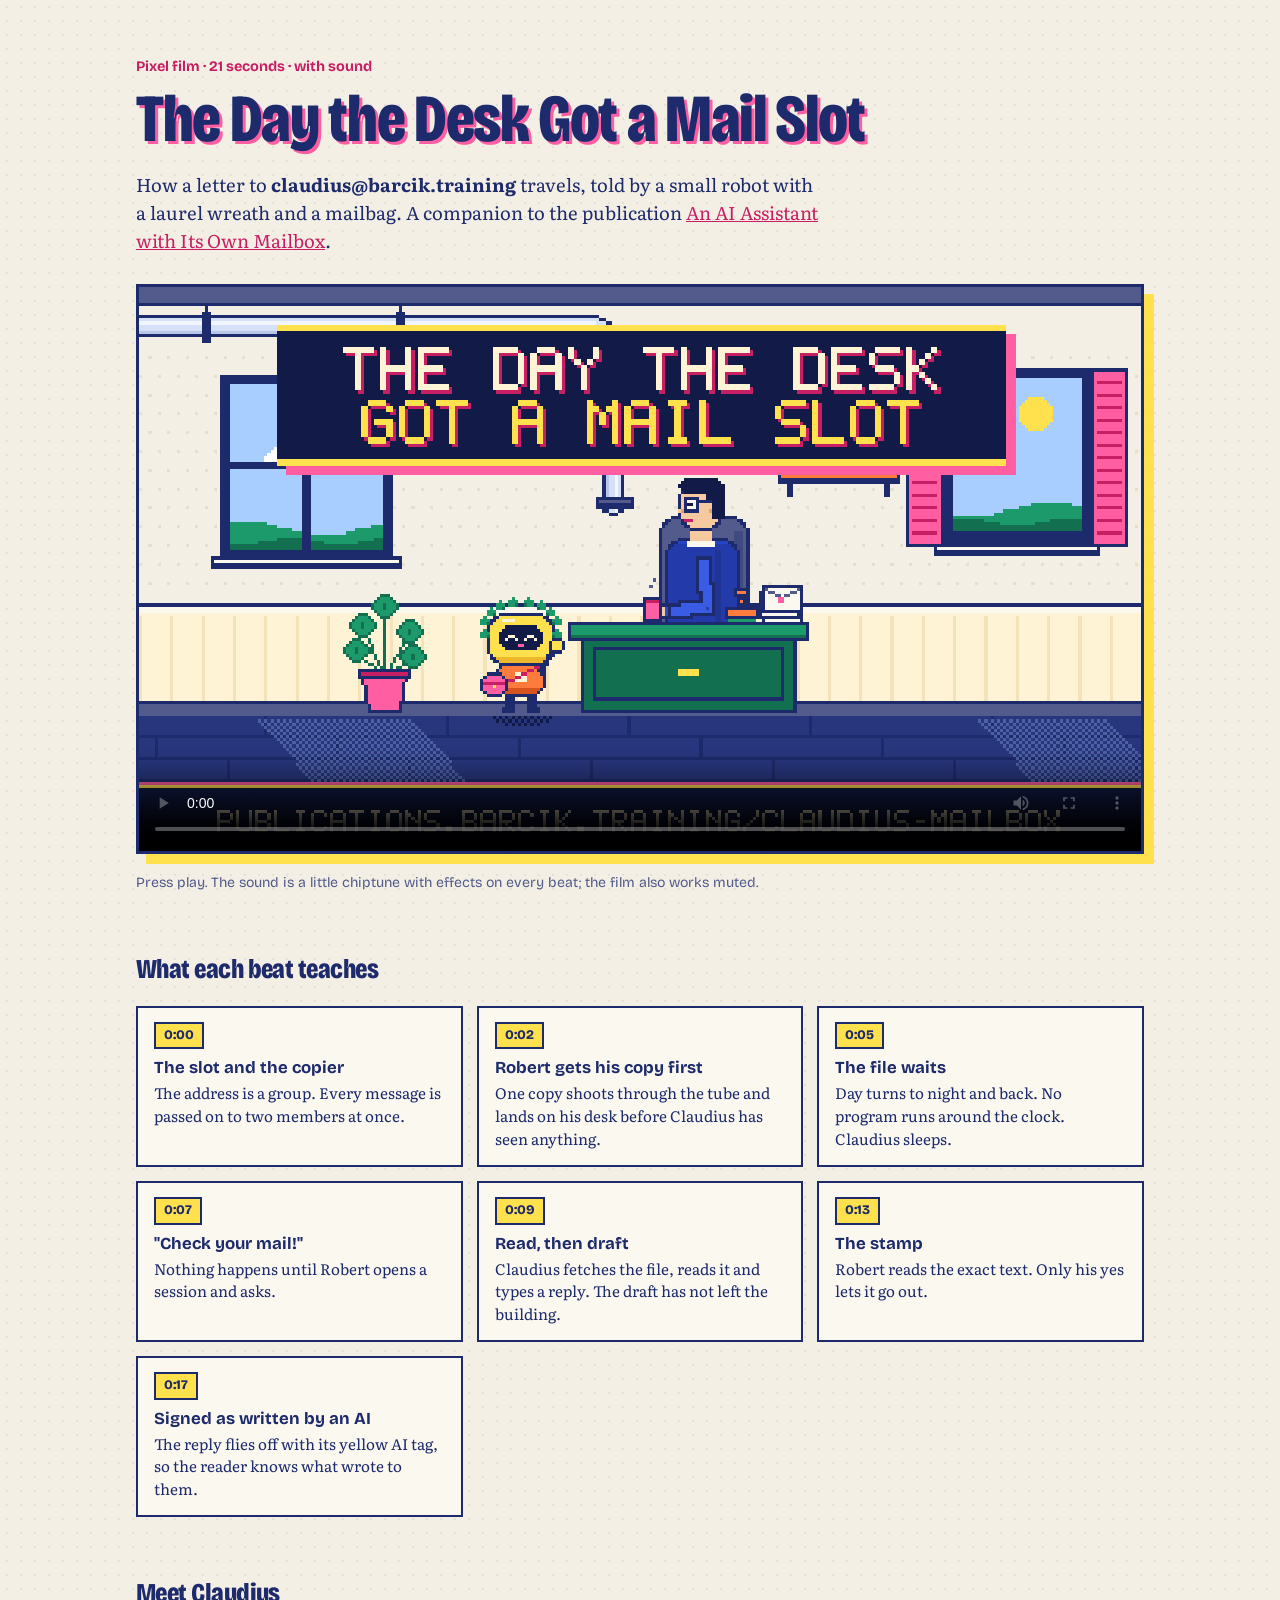
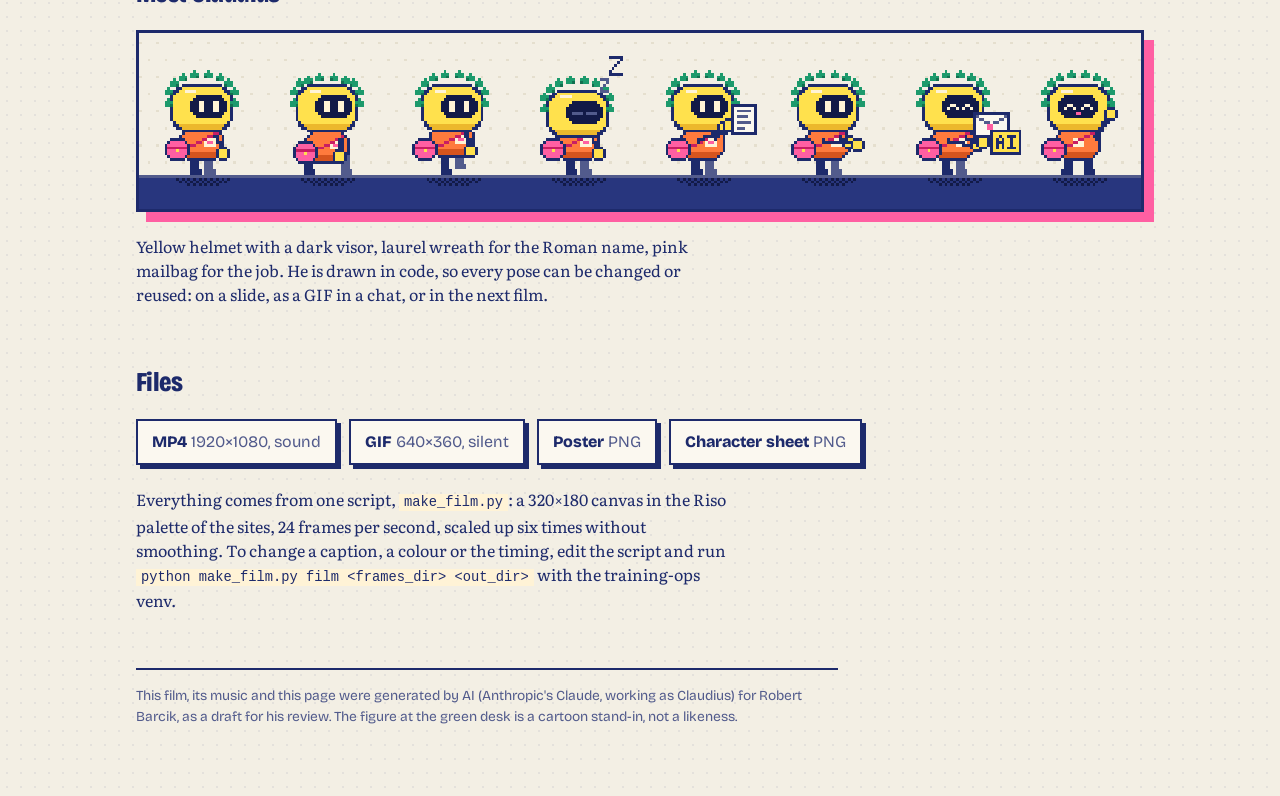
<file: pixel-film/index.html>
<!doctype html>
<html lang="en">
<head>
<meta charset="utf-8">
<meta name="viewport" content="width=device-width, initial-scale=1">
<title>The Day the Desk Got a Mail Slot</title>
<link rel="preconnect" href="https://fonts.googleapis.com">
<link href="https://fonts.googleapis.com/css2?family=Bricolage+Grotesque:opsz,wdth,wght@12..96,75..100,400..800&family=Literata:ital,opsz,wght@0,7..72,400..600;1,7..72,400&display=swap" rel="stylesheet">
<style>
:root { --navy:#1d2a6b; --ink:#121a47; --blue:#2a4bd7; --muted:#525b8c; --pink:#ff5fa2; --pink-ink:#c81e63;
  --orange:#ff7a3d; --yellow:#ffe14d; --green:#1d9a6c; --paper:#f3efe4; --panel:#fbf8f0; --cream:#fff3d6;
  --ui:'Bricolage Grotesque',system-ui,sans-serif; --read:'Literata',Georgia,serif; }
* { box-sizing:border-box; margin:0; padding:0; }
body { background:var(--paper); color:var(--navy); font-family:var(--ui); line-height:1.5;
  background-image:radial-gradient(rgba(29,42,107,.07) 1px, transparent 1.2px); background-size:14px 14px; }
main { max-width:1040px; margin:0 auto; padding:56px 16px 72px; }
.kicker { font-weight:700; font-size:.9rem; color:var(--pink-ink); margin-bottom:10px; }
h1 { font-stretch:78%; font-weight:800; font-size:clamp(2.3rem,6.5vw,4.2rem); line-height:.95; letter-spacing:-.02em;
  text-shadow:.045em .04em 0 var(--pink); text-wrap:balance; }
.lede { font-family:var(--read); font-size:1.15rem; max-width:62ch; margin:20px 0 30px; }
.lede a, .note a, .hint a { color:var(--pink-ink); }
.hint + .hint { margin-top:4px; }
.screen { border:3px solid var(--navy); background:var(--ink); box-shadow:10px 10px 0 var(--yellow); }
.screen video { display:block; width:100%; height:auto; image-rendering:pixelated; }
.hint { font-size:.88rem; color:var(--muted); margin-top:18px; }
h2 { font-stretch:78%; font-weight:800; font-size:1.7rem; letter-spacing:-.02em; margin:56px 0 16px; }
.beats { list-style:none; display:grid; grid-template-columns:repeat(auto-fit,minmax(280px,1fr)); gap:14px; }
.beats li { background:var(--panel); border:2px solid var(--navy); padding:14px 16px; }
.beats button { font:inherit; font-weight:800; font-size:.82rem; color:var(--navy); background:var(--yellow);
  border:2px solid var(--navy); padding:2px 8px; cursor:pointer; margin-bottom:8px; }
.beats button:hover, .beats button:focus-visible { background:var(--pink); outline:none; }
.beats strong { display:block; font-size:1.05rem; line-height:1.25; margin-bottom:4px; }
.beats p { font-family:var(--read); font-size:.95rem; }
.cast { border:3px solid var(--navy); background:var(--paper); box-shadow:10px 10px 0 var(--pink); overflow-x:auto; }
.cast img { display:block; width:100%; min-width:640px; image-rendering:pixelated; }
.note { font-family:var(--read); max-width:66ch; margin-top:22px; }
.files { display:flex; flex-wrap:wrap; gap:12px; margin-top:6px; }
.files a { font-weight:800; color:var(--navy); background:var(--panel); border:2px solid var(--navy);
  padding:9px 14px; text-decoration:none; box-shadow:4px 4px 0 var(--navy); }
.files a:hover { background:var(--yellow); }
.files span { font-weight:400; color:var(--muted); }
code { font-family:'SF Mono',Menlo,Consolas,monospace; font-size:.86em; background:var(--cream); padding:1px 5px; overflow-wrap:anywhere; }
footer { margin-top:56px; padding-top:16px; border-top:2px solid var(--navy); font-size:.86rem; color:var(--muted); max-width:78ch; }
</style>
</head>
<body>
<main>
  <p class="kicker">Pixel film · 21 seconds · with sound</p>
  <h1>The Day the Desk Got a Mail Slot</h1>
  <p class="lede">How a letter to <strong>claudius@barcik.training</strong> travels, told by a small robot with a laurel wreath and a mailbag.
    A companion to the publication <a href="https://publications.barcik.training/claudius-mailbox/">An AI Assistant with Its Own Mailbox</a>.</p>

  <div class="screen">
    <video id="film" src="claudius-mail-slot.mp4" poster="poster.png" controls loop playsinline preload="metadata"></video>
  </div>
  <p class="hint">Press play. The sound is a little chiptune with effects on every beat; the film also works muted.</p>

  <h2>What each beat teaches</h2>
  <ol class="beats">
    <li><button data-t="0">0:00</button><strong>The slot and the copier</strong>
      <p>The address is a group. Every message is passed on to two members at once.</p></li>
    <li><button data-t="2.5">0:02</button><strong>Robert gets his copy first</strong>
      <p>One copy shoots through the tube and lands on his desk before Claudius has seen anything.</p></li>
    <li><button data-t="4.6">0:05</button><strong>The file waits</strong>
      <p>Day turns to night and back. No program runs around the clock. Claudius sleeps.</p></li>
    <li><button data-t="6.9">0:07</button><strong>"Check your mail!"</strong>
      <p>Nothing happens until Robert opens a session and asks.</p></li>
    <li><button data-t="9.15">0:09</button><strong>Read, then draft</strong>
      <p>Claudius fetches the file, reads it and types a reply. The draft has not left the building.</p></li>
    <li><button data-t="13.4">0:13</button><strong>The stamp</strong>
      <p>Robert reads the exact text. Only his yes lets it go out.</p></li>
    <li><button data-t="17.15">0:17</button><strong>Signed as written by an AI</strong>
      <p>The reply flies off with its yellow AI tag, so the reader knows what wrote to them.</p></li>
  </ol>

  <h2>Meet Claudius</h2>
  <div class="cast"><img src="claudius-sheet.png" alt="Eight poses of Claudius, a small robot with a yellow helmet, dark visor, laurel wreath and pink mailbag, standing on a navy floor: idle; walking with legs apart (contact); walking with one foot lifted (passing); asleep with closed eyes and a Z; reading a sheet of paper; typing; carrying a letter with a yellow AI tag, happy eyes; and facing the viewer, smiling and waving hello"></div>
  <p class="note">Yellow helmet with a dark visor, laurel wreath for the Roman name, pink mailbag for the job. He is drawn in code,
    so every pose can be changed or reused: on a slide, as a GIF in a chat, or in the next film.</p>

  <h2>Files</h2>
  <div class="files">
    <a href="claudius-mail-slot.mp4" download>MP4 <span>1920×1080, sound</span></a>
    <a href="claudius-mail-slot.gif" download>GIF <span>640×360, silent</span></a>
    <a href="poster.png" download>Poster <span>PNG</span></a>
    <a href="claudius-sheet.png" download>Character sheet <span>PNG</span></a>
  </div>
  <p class="note">Everything comes from one script, <code>make_film.py</code>: a 320×180 canvas in the Riso palette of the sites,
    24 frames per second, scaled up six times without smoothing. To change a caption, a colour or the timing, edit the script and run
    <code>python make_film.py film &lt;frames_dir&gt; &lt;out_dir&gt;</code> with the training-ops venv.</p>

  <footer>This film, its music and this page were generated by AI (Anthropic's Claude, working as Claudius) for Robert Barcik, as a draft for his review.
    The figure at the green desk is a cartoon stand-in, not a likeness.</footer>
</main>
<script>
  const v = document.getElementById('film');
  document.querySelectorAll('.beats button').forEach(b => b.addEventListener('click', () => {
    v.currentTime = parseFloat(b.dataset.t); v.play(); v.scrollIntoView({behavior: 'smooth', block: 'center'});
  }));
</script>
</body>
</html>
</file>
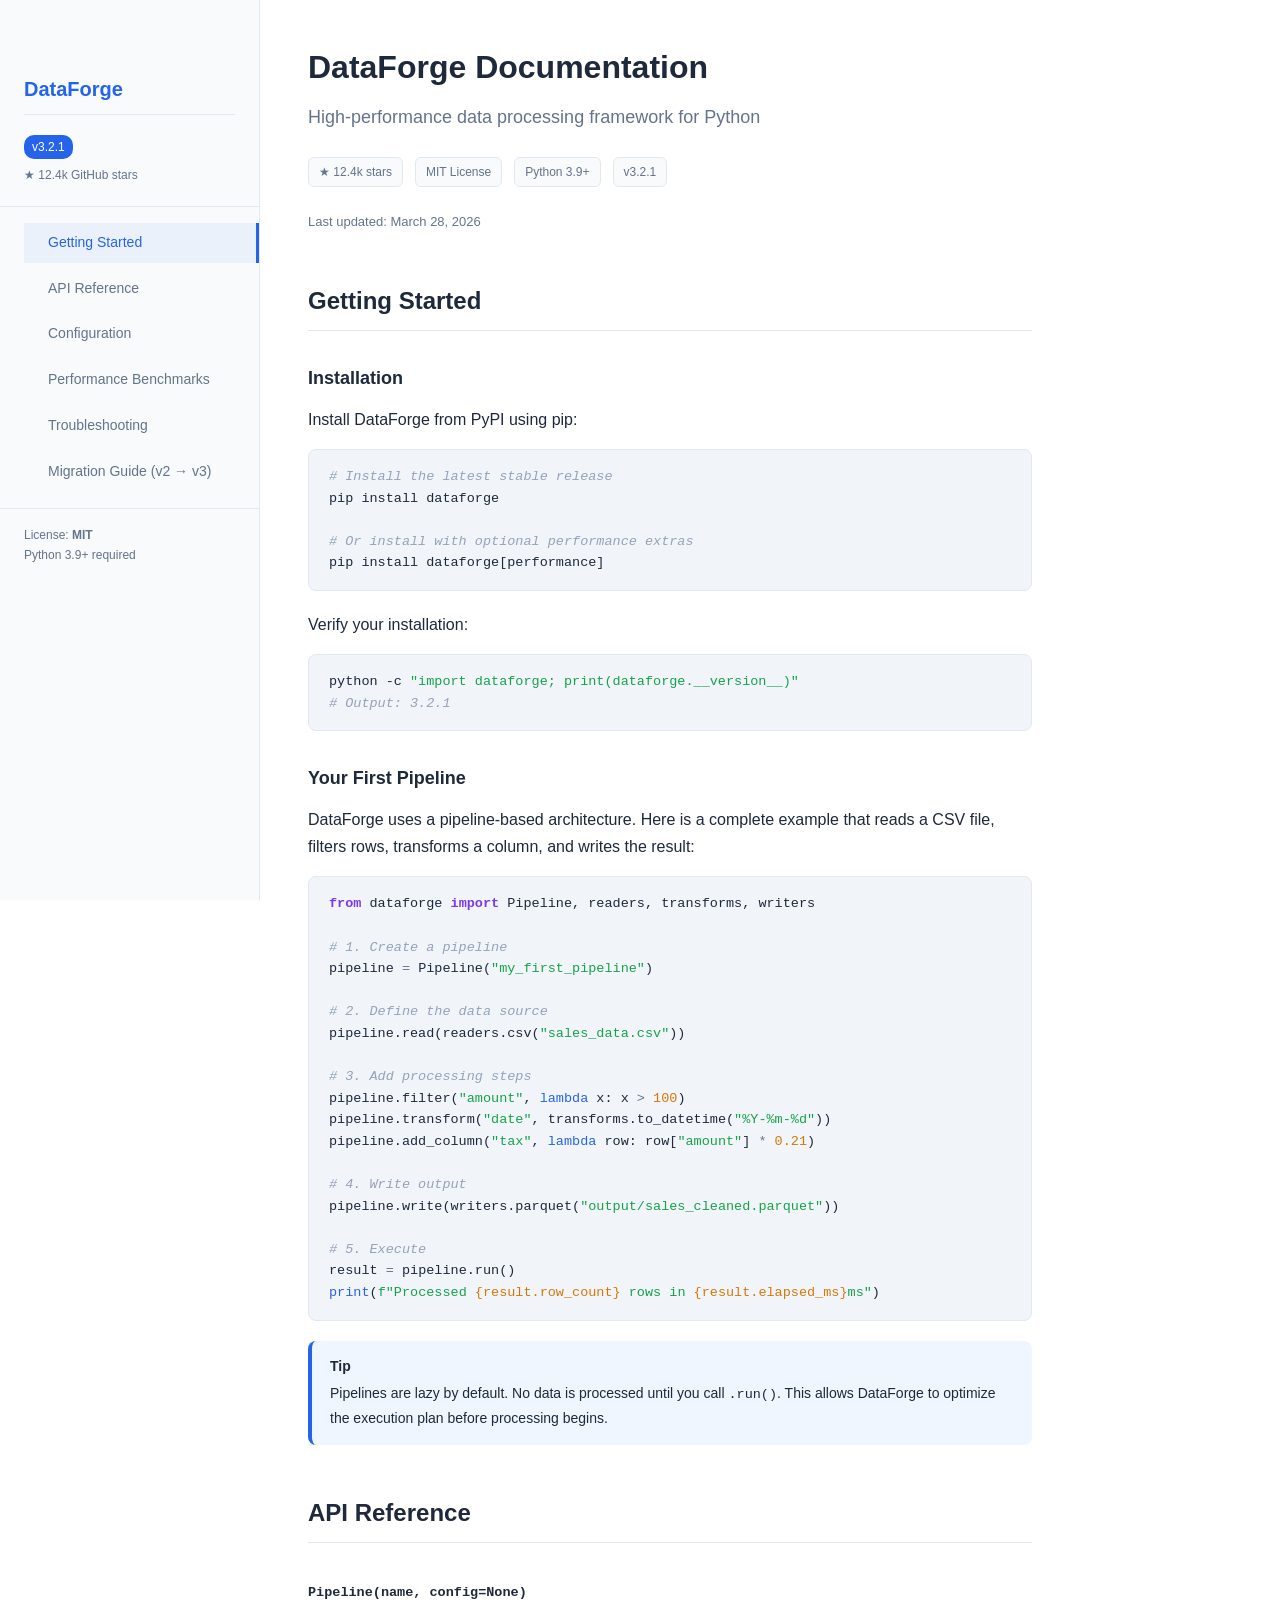
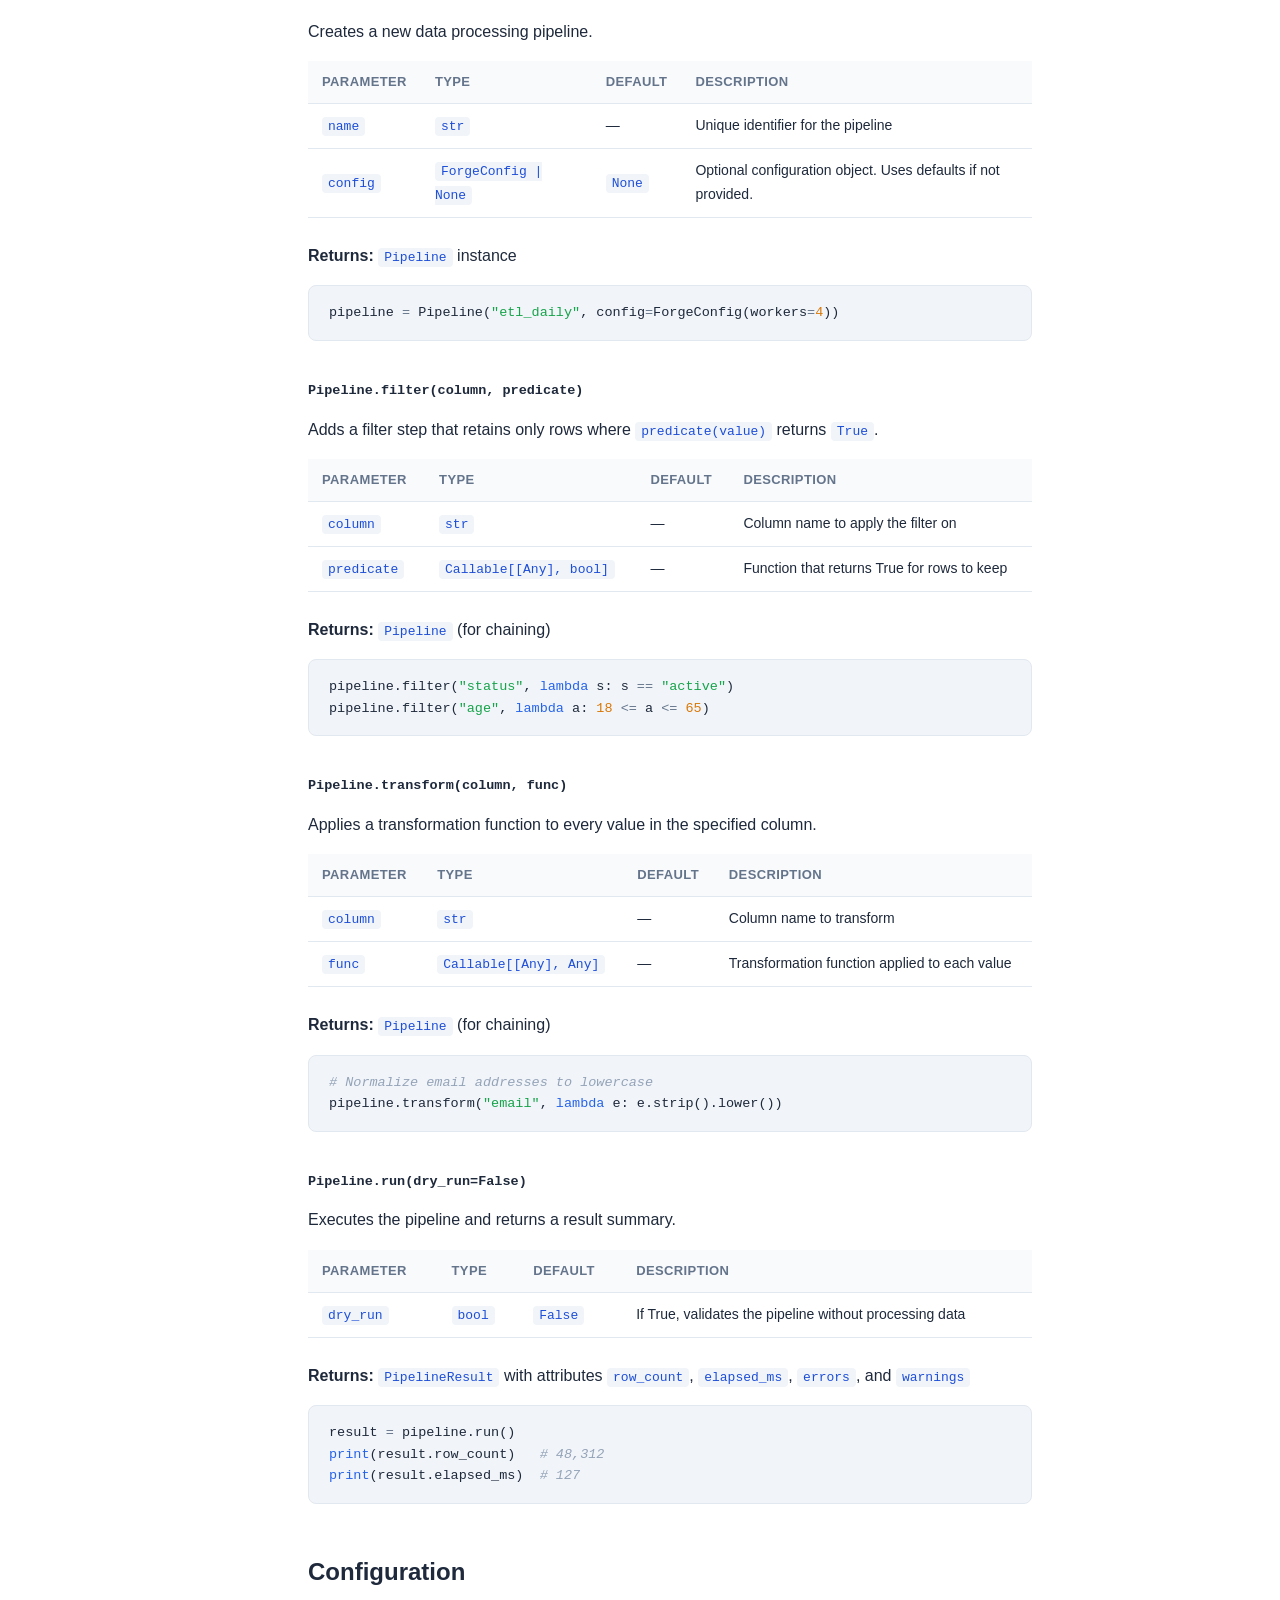
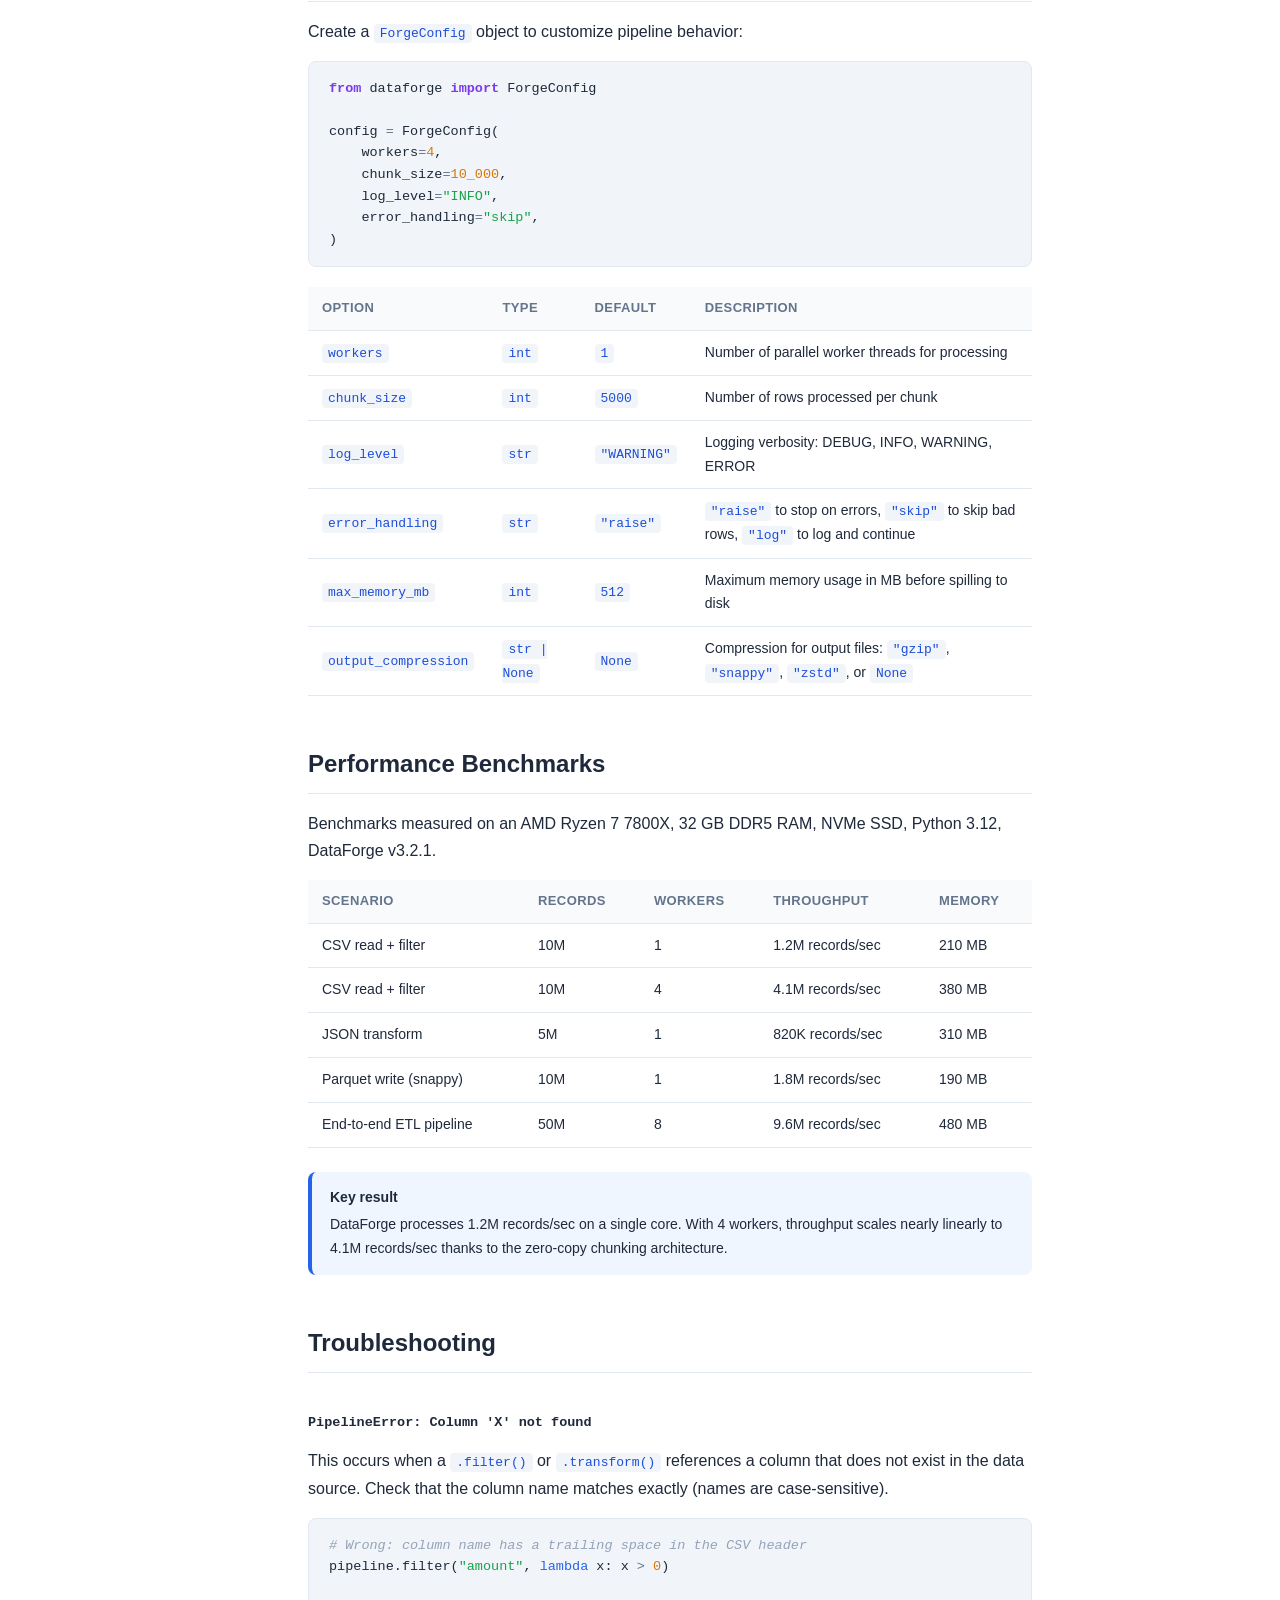
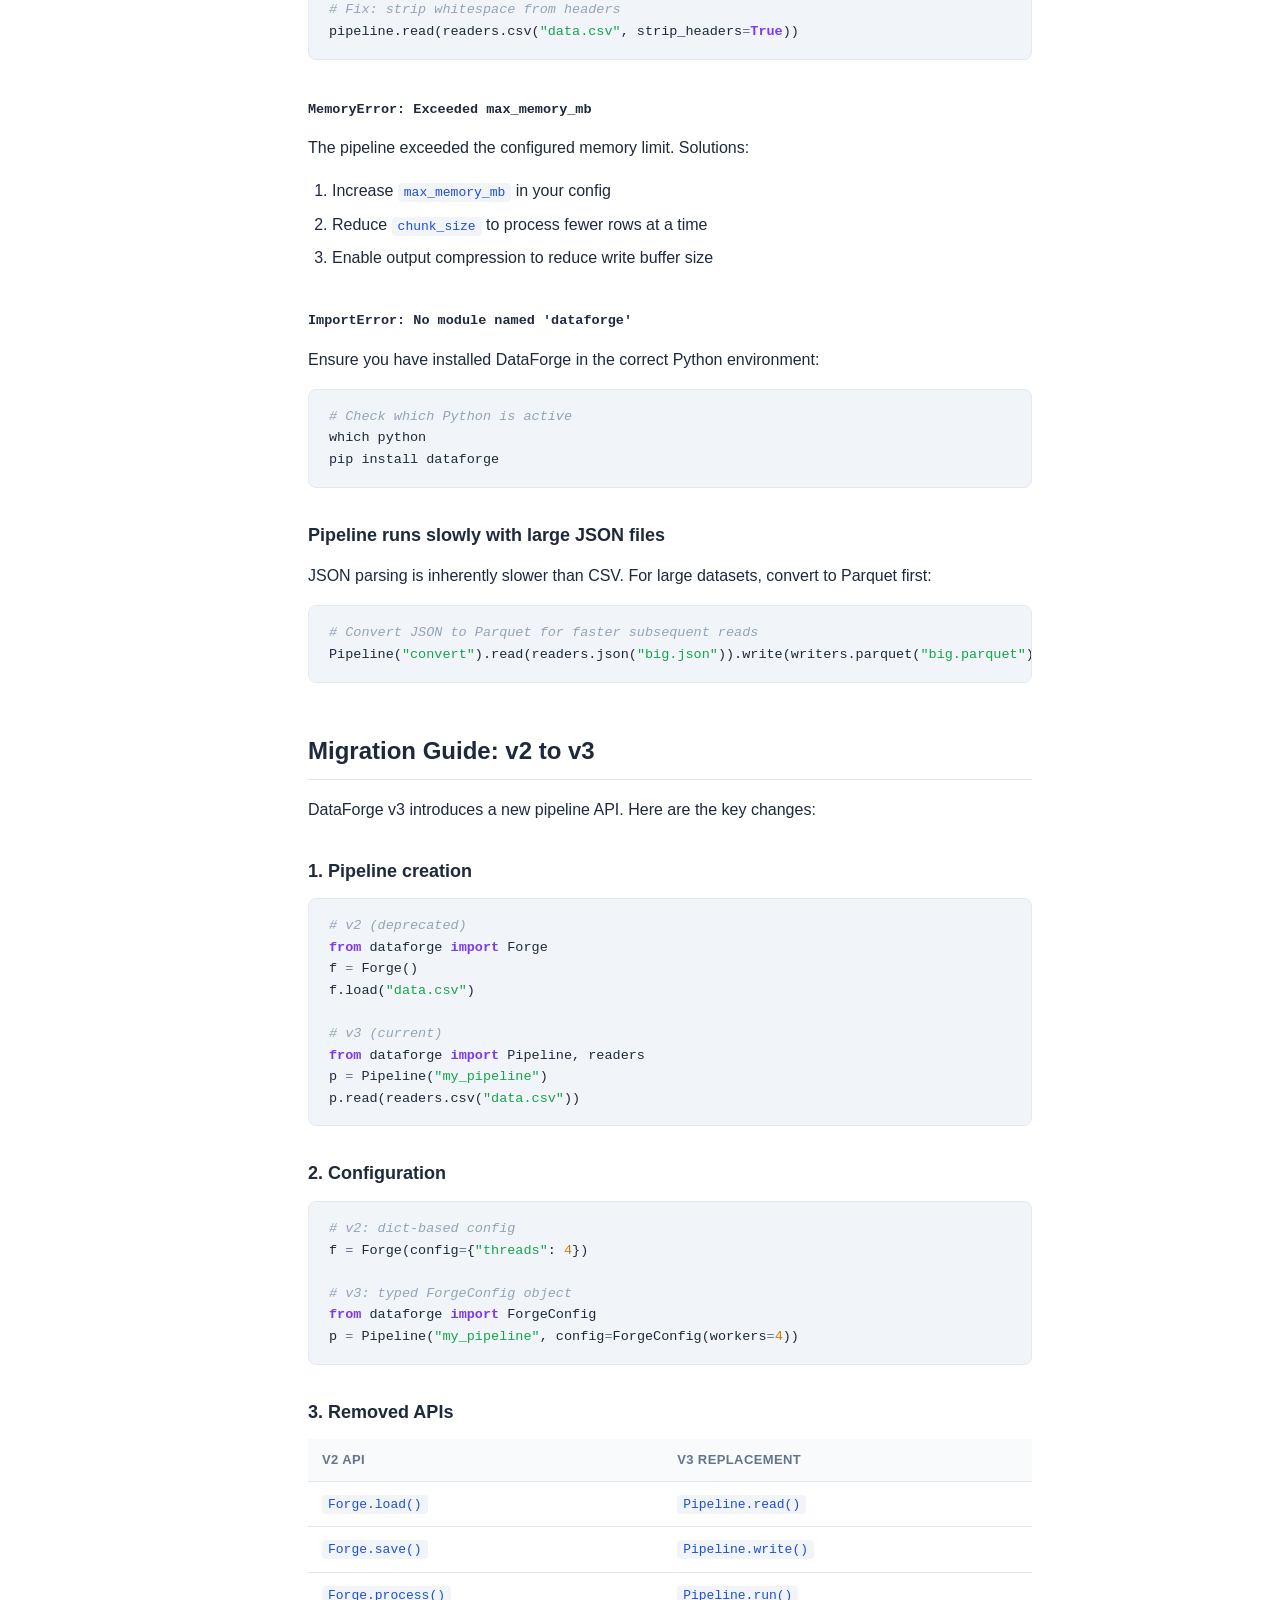
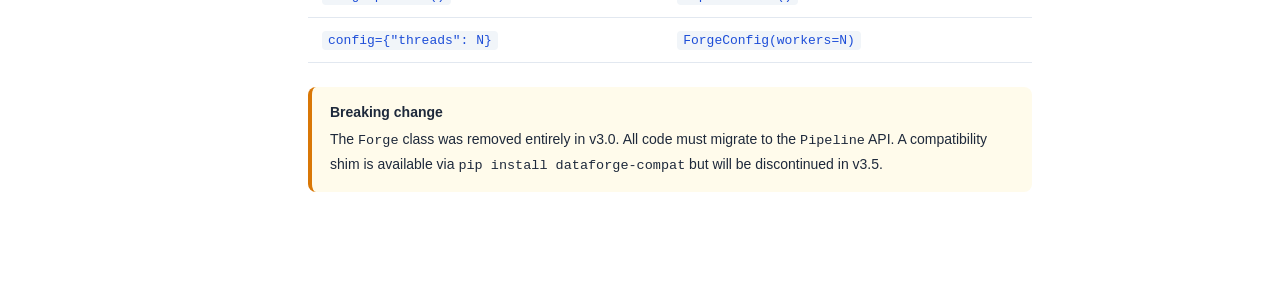
<file: ai-customers-workshop/examples/dataforge.html>
<!DOCTYPE html>
<html lang="en">
<head>
  <meta charset="UTF-8">
  <meta name="viewport" content="width=device-width, initial-scale=1.0">
  <meta name="description" content="DataForge v3.2.1 — A high-performance data processing framework for Python. Processes 1.2M records/sec on a single core.">
  <meta name="keywords" content="dataforge, data processing, python, ETL, pipeline, dataframe">
  <meta name="author" content="DataForge Contributors">
  <title>DataForge Documentation — v3.2.1</title>
  <script type="application/ld+json">
  {
    "@context": "https://schema.org",
    "@type": "SoftwareSourceCode",
    "name": "DataForge",
    "version": "3.2.1",
    "programmingLanguage": "Python",
    "license": "https://opensource.org/licenses/MIT",
    "codeRepository": "https://github.com/dataforge/dataforge",
    "description": "A high-performance data processing framework for Python. Processes 1.2M records/sec on a single core.",
    "dateModified": "2026-03-28",
    "operatingSystem": "Linux, macOS, Windows",
    "runtimePlatform": "Python 3.9+"
  }
  </script>
  <style>
    *, *::before, *::after { box-sizing: border-box; margin: 0; padding: 0; }

    :root {
      --sidebar-width: 260px;
      --brand: #2563eb;
      --brand-dark: #1d4ed8;
      --bg: #ffffff;
      --bg-sidebar: #f8fafc;
      --bg-code: #f1f5f9;
      --text: #1e293b;
      --text-muted: #64748b;
      --border: #e2e8f0;
      --success: #16a34a;
      --warning: #d97706;
      --error: #dc2626;
      --font-sans: -apple-system, BlinkMacSystemFont, "Segoe UI", Roboto, "Helvetica Neue", Arial, sans-serif;
      --font-mono: "SFMono-Regular", Consolas, "Liberation Mono", Menlo, Courier, monospace;
    }

    html { scroll-behavior: smooth; }
    body { font-family: var(--font-sans); color: var(--text); line-height: 1.7; background: var(--bg); }

    /* Sidebar */
    nav.sidebar {
      position: fixed; top: 0; left: 0; bottom: 0;
      width: var(--sidebar-width);
      background: var(--bg-sidebar);
      border-right: 1px solid var(--border);
      padding: 24px 0;
      overflow-y: auto;
    }
    nav.sidebar .logo {
      padding: 0 24px 20px;
      border-bottom: 1px solid var(--border);
      margin-bottom: 16px;
    }
    nav.sidebar .logo h2 {
      font-size: 20px; font-weight: 700; color: var(--brand);
    }
    nav.sidebar .logo .version {
      display: inline-block; font-size: 12px; background: var(--brand);
      color: #fff; padding: 2px 8px; border-radius: 10px; margin-top: 4px;
    }
    nav.sidebar .logo .stars {
      font-size: 12px; color: var(--text-muted); margin-top: 6px;
    }
    nav.sidebar ul { list-style: none; }
    nav.sidebar ul li a {
      display: block; padding: 8px 24px; font-size: 14px;
      color: var(--text-muted); text-decoration: none; transition: all 0.15s;
    }
    nav.sidebar ul li a:hover,
    nav.sidebar ul li a.active {
      color: var(--brand); background: rgba(37,99,235,0.06);
      border-right: 3px solid var(--brand);
    }
    nav.sidebar .license {
      padding: 16px 24px; font-size: 12px; color: var(--text-muted);
      border-top: 1px solid var(--border); margin-top: 16px;
    }

    /* Main content */
    main {
      margin-left: var(--sidebar-width);
      max-width: 820px;
      padding: 40px 48px 80px;
    }

    h1 { font-size: 32px; font-weight: 800; margin-bottom: 8px; color: var(--text); }
    h2 { font-size: 24px; font-weight: 700; margin-top: 48px; margin-bottom: 16px; padding-bottom: 8px; border-bottom: 1px solid var(--border); }
    h3 { font-size: 18px; font-weight: 600; margin-top: 32px; margin-bottom: 12px; }

    p { margin-bottom: 16px; }
    a { color: var(--brand); }

    .subtitle { font-size: 18px; color: var(--text-muted); margin-bottom: 24px; }
    .updated { font-size: 13px; color: var(--text-muted); margin-bottom: 32px; }

    /* Code blocks */
    pre {
      background: var(--bg-code); border: 1px solid var(--border);
      border-radius: 8px; padding: 16px 20px; overflow-x: auto;
      font-family: var(--font-mono); font-size: 13.5px; line-height: 1.6;
      margin-bottom: 20px;
    }
    code {
      font-family: var(--font-mono); font-size: 13.5px;
    }
    p code, li code, td code {
      background: var(--bg-code); padding: 2px 6px; border-radius: 4px;
      font-size: 13px; color: var(--brand-dark);
    }

    /* Syntax highlighting (CSS-only via spans) */
    .kw { color: #7c3aed; font-weight: 600; }
    .fn { color: #2563eb; }
    .st { color: #16a34a; }
    .cm { color: #94a3b8; font-style: italic; }
    .nb { color: #d97706; }
    .op { color: #64748b; }

    /* Tables */
    table {
      width: 100%; border-collapse: collapse; margin-bottom: 24px;
      font-size: 14px;
    }
    th, td {
      text-align: left; padding: 10px 14px;
      border-bottom: 1px solid var(--border);
    }
    th { background: var(--bg-sidebar); font-weight: 600; font-size: 13px; text-transform: uppercase; letter-spacing: 0.03em; color: var(--text-muted); }

    /* Callout boxes */
    .callout {
      padding: 14px 18px; border-radius: 8px; margin-bottom: 20px;
      font-size: 14px; border-left: 4px solid;
    }
    .callout.info { background: #eff6ff; border-color: var(--brand); }
    .callout.warning { background: #fffbeb; border-color: var(--warning); }
    .callout.error { background: #fef2f2; border-color: var(--error); }
    .callout strong { display: block; margin-bottom: 4px; }

    ol, ul { margin-bottom: 16px; padding-left: 24px; }
    li { margin-bottom: 6px; }

    .badge-row { display: flex; gap: 12px; align-items: center; margin-bottom: 24px; flex-wrap: wrap; }
    .badge {
      display: inline-flex; align-items: center; gap: 4px;
      font-size: 12px; padding: 4px 10px; border-radius: 6px;
      background: var(--bg-sidebar); border: 1px solid var(--border);
      color: var(--text-muted); font-weight: 500;
    }

    section { margin-bottom: 12px; }
  </style>
</head>
<body>

<nav class="sidebar" aria-label="Documentation navigation">
  <div class="logo">
    <h2>DataForge</h2>
    <span class="version">v3.2.1</span>
    <div class="stars">&#9733; 12.4k GitHub stars</div>
  </div>
  <ul>
    <li><a href="#getting-started" class="active">Getting Started</a></li>
    <li><a href="#api-reference">API Reference</a></li>
    <li><a href="#configuration">Configuration</a></li>
    <li><a href="#performance">Performance Benchmarks</a></li>
    <li><a href="#troubleshooting">Troubleshooting</a></li>
    <li><a href="#migration">Migration Guide (v2 &rarr; v3)</a></li>
  </ul>
  <div class="license">
    License: <strong>MIT</strong><br>
    Python 3.9+ required
  </div>
</nav>

<main>
  <article>

    <h1>DataForge Documentation</h1>
    <p class="subtitle">High-performance data processing framework for Python</p>
    <div class="badge-row">
      <span class="badge">&#9733; 12.4k stars</span>
      <span class="badge">MIT License</span>
      <span class="badge">Python 3.9+</span>
      <span class="badge">v3.2.1</span>
    </div>
    <p class="updated">Last updated: <time datetime="2026-03-28">March 28, 2026</time></p>

    <!-- ===================== GETTING STARTED ===================== -->
    <section id="getting-started">
      <h2>Getting Started</h2>

      <h3>Installation</h3>
      <p>Install DataForge from PyPI using pip:</p>
      <pre><code><span class="cm"># Install the latest stable release</span>
pip install dataforge

<span class="cm"># Or install with optional performance extras</span>
pip install dataforge[performance]</code></pre>

      <p>Verify your installation:</p>
      <pre><code>python -c <span class="st">"import dataforge; print(dataforge.__version__)"</span>
<span class="cm"># Output: 3.2.1</span></code></pre>

      <h3>Your First Pipeline</h3>
      <p>DataForge uses a pipeline-based architecture. Here is a complete example that reads a CSV file, filters rows, transforms a column, and writes the result:</p>
      <pre><code><span class="kw">from</span> dataforge <span class="kw">import</span> Pipeline, readers, transforms, writers

<span class="cm"># 1. Create a pipeline</span>
pipeline <span class="op">=</span> Pipeline(<span class="st">"my_first_pipeline"</span>)

<span class="cm"># 2. Define the data source</span>
pipeline.read(readers.csv(<span class="st">"sales_data.csv"</span>))

<span class="cm"># 3. Add processing steps</span>
pipeline.filter(<span class="st">"amount"</span>, <span class="fn">lambda</span> x: x <span class="op">></span> <span class="nb">100</span>)
pipeline.transform(<span class="st">"date"</span>, transforms.to_datetime(<span class="st">"%Y-%m-%d"</span>))
pipeline.add_column(<span class="st">"tax"</span>, <span class="fn">lambda</span> row: row[<span class="st">"amount"</span>] <span class="op">*</span> <span class="nb">0.21</span>)

<span class="cm"># 4. Write output</span>
pipeline.write(writers.parquet(<span class="st">"output/sales_cleaned.parquet"</span>))

<span class="cm"># 5. Execute</span>
result <span class="op">=</span> pipeline.run()
<span class="fn">print</span>(<span class="st">f"Processed </span><span class="nb">{result.row_count}</span><span class="st"> rows in </span><span class="nb">{result.elapsed_ms}</span><span class="st">ms"</span>)</code></pre>

      <div class="callout info">
        <strong>Tip</strong>
        Pipelines are lazy by default. No data is processed until you call <code>.run()</code>. This allows DataForge to optimize the execution plan before processing begins.
      </div>
    </section>

    <!-- ===================== API REFERENCE ===================== -->
    <section id="api-reference">
      <h2>API Reference</h2>

      <h3><code>Pipeline(name, config=None)</code></h3>
      <p>Creates a new data processing pipeline.</p>
      <table>
        <thead><tr><th>Parameter</th><th>Type</th><th>Default</th><th>Description</th></tr></thead>
        <tbody>
          <tr><td><code>name</code></td><td><code>str</code></td><td>&mdash;</td><td>Unique identifier for the pipeline</td></tr>
          <tr><td><code>config</code></td><td><code>ForgeConfig | None</code></td><td><code>None</code></td><td>Optional configuration object. Uses defaults if not provided.</td></tr>
        </tbody>
      </table>
      <p><strong>Returns:</strong> <code>Pipeline</code> instance</p>
      <pre><code>pipeline <span class="op">=</span> Pipeline(<span class="st">"etl_daily"</span>, config<span class="op">=</span>ForgeConfig(workers<span class="op">=</span><span class="nb">4</span>))</code></pre>

      <h3><code>Pipeline.filter(column, predicate)</code></h3>
      <p>Adds a filter step that retains only rows where <code>predicate(value)</code> returns <code>True</code>.</p>
      <table>
        <thead><tr><th>Parameter</th><th>Type</th><th>Default</th><th>Description</th></tr></thead>
        <tbody>
          <tr><td><code>column</code></td><td><code>str</code></td><td>&mdash;</td><td>Column name to apply the filter on</td></tr>
          <tr><td><code>predicate</code></td><td><code>Callable[[Any], bool]</code></td><td>&mdash;</td><td>Function that returns True for rows to keep</td></tr>
        </tbody>
      </table>
      <p><strong>Returns:</strong> <code>Pipeline</code> (for chaining)</p>
      <pre><code>pipeline.filter(<span class="st">"status"</span>, <span class="fn">lambda</span> s: s <span class="op">==</span> <span class="st">"active"</span>)
pipeline.filter(<span class="st">"age"</span>, <span class="fn">lambda</span> a: <span class="nb">18</span> <span class="op"><=</span> a <span class="op"><=</span> <span class="nb">65</span>)</code></pre>

      <h3><code>Pipeline.transform(column, func)</code></h3>
      <p>Applies a transformation function to every value in the specified column.</p>
      <table>
        <thead><tr><th>Parameter</th><th>Type</th><th>Default</th><th>Description</th></tr></thead>
        <tbody>
          <tr><td><code>column</code></td><td><code>str</code></td><td>&mdash;</td><td>Column name to transform</td></tr>
          <tr><td><code>func</code></td><td><code>Callable[[Any], Any]</code></td><td>&mdash;</td><td>Transformation function applied to each value</td></tr>
        </tbody>
      </table>
      <p><strong>Returns:</strong> <code>Pipeline</code> (for chaining)</p>
      <pre><code><span class="cm"># Normalize email addresses to lowercase</span>
pipeline.transform(<span class="st">"email"</span>, <span class="fn">lambda</span> e: e.strip().lower())</code></pre>

      <h3><code>Pipeline.run(dry_run=False)</code></h3>
      <p>Executes the pipeline and returns a result summary.</p>
      <table>
        <thead><tr><th>Parameter</th><th>Type</th><th>Default</th><th>Description</th></tr></thead>
        <tbody>
          <tr><td><code>dry_run</code></td><td><code>bool</code></td><td><code>False</code></td><td>If True, validates the pipeline without processing data</td></tr>
        </tbody>
      </table>
      <p><strong>Returns:</strong> <code>PipelineResult</code> with attributes <code>row_count</code>, <code>elapsed_ms</code>, <code>errors</code>, and <code>warnings</code></p>
      <pre><code>result <span class="op">=</span> pipeline.run()
<span class="fn">print</span>(result.row_count)   <span class="cm"># 48,312</span>
<span class="fn">print</span>(result.elapsed_ms)  <span class="cm"># 127</span></code></pre>
    </section>

    <!-- ===================== CONFIGURATION ===================== -->
    <section id="configuration">
      <h2>Configuration</h2>
      <p>Create a <code>ForgeConfig</code> object to customize pipeline behavior:</p>
      <pre><code><span class="kw">from</span> dataforge <span class="kw">import</span> ForgeConfig

config <span class="op">=</span> ForgeConfig(
    workers<span class="op">=</span><span class="nb">4</span>,
    chunk_size<span class="op">=</span><span class="nb">10_000</span>,
    log_level<span class="op">=</span><span class="st">"INFO"</span>,
    error_handling<span class="op">=</span><span class="st">"skip"</span>,
)</code></pre>
      <table>
        <thead><tr><th>Option</th><th>Type</th><th>Default</th><th>Description</th></tr></thead>
        <tbody>
          <tr><td><code>workers</code></td><td><code>int</code></td><td><code>1</code></td><td>Number of parallel worker threads for processing</td></tr>
          <tr><td><code>chunk_size</code></td><td><code>int</code></td><td><code>5000</code></td><td>Number of rows processed per chunk</td></tr>
          <tr><td><code>log_level</code></td><td><code>str</code></td><td><code>"WARNING"</code></td><td>Logging verbosity: DEBUG, INFO, WARNING, ERROR</td></tr>
          <tr><td><code>error_handling</code></td><td><code>str</code></td><td><code>"raise"</code></td><td><code>"raise"</code> to stop on errors, <code>"skip"</code> to skip bad rows, <code>"log"</code> to log and continue</td></tr>
          <tr><td><code>max_memory_mb</code></td><td><code>int</code></td><td><code>512</code></td><td>Maximum memory usage in MB before spilling to disk</td></tr>
          <tr><td><code>output_compression</code></td><td><code>str | None</code></td><td><code>None</code></td><td>Compression for output files: <code>"gzip"</code>, <code>"snappy"</code>, <code>"zstd"</code>, or <code>None</code></td></tr>
        </tbody>
      </table>
    </section>

    <!-- ===================== PERFORMANCE ===================== -->
    <section id="performance">
      <h2>Performance Benchmarks</h2>
      <p>Benchmarks measured on an AMD Ryzen 7 7800X, 32 GB DDR5 RAM, NVMe SSD, Python 3.12, DataForge v3.2.1.</p>
      <table>
        <thead><tr><th>Scenario</th><th>Records</th><th>Workers</th><th>Throughput</th><th>Memory</th></tr></thead>
        <tbody>
          <tr><td>CSV read + filter</td><td>10M</td><td>1</td><td>1.2M records/sec</td><td>210 MB</td></tr>
          <tr><td>CSV read + filter</td><td>10M</td><td>4</td><td>4.1M records/sec</td><td>380 MB</td></tr>
          <tr><td>JSON transform</td><td>5M</td><td>1</td><td>820K records/sec</td><td>310 MB</td></tr>
          <tr><td>Parquet write (snappy)</td><td>10M</td><td>1</td><td>1.8M records/sec</td><td>190 MB</td></tr>
          <tr><td>End-to-end ETL pipeline</td><td>50M</td><td>8</td><td>9.6M records/sec</td><td>480 MB</td></tr>
        </tbody>
      </table>
      <div class="callout info">
        <strong>Key result</strong>
        DataForge processes 1.2M records/sec on a single core. With 4 workers, throughput scales nearly linearly to 4.1M records/sec thanks to the zero-copy chunking architecture.
      </div>
    </section>

    <!-- ===================== TROUBLESHOOTING ===================== -->
    <section id="troubleshooting">
      <h2>Troubleshooting</h2>

      <h3><code>PipelineError: Column 'X' not found</code></h3>
      <p>This occurs when a <code>.filter()</code> or <code>.transform()</code> references a column that does not exist in the data source. Check that the column name matches exactly (names are case-sensitive).</p>
      <pre><code><span class="cm"># Wrong: column name has a trailing space in the CSV header</span>
pipeline.filter(<span class="st">"amount"</span>, <span class="fn">lambda</span> x: x <span class="op">></span> <span class="nb">0</span>)

<span class="cm"># Fix: strip whitespace from headers</span>
pipeline.read(readers.csv(<span class="st">"data.csv"</span>, strip_headers<span class="op">=</span><span class="kw">True</span>))</code></pre>

      <h3><code>MemoryError: Exceeded max_memory_mb</code></h3>
      <p>The pipeline exceeded the configured memory limit. Solutions:</p>
      <ol>
        <li>Increase <code>max_memory_mb</code> in your config</li>
        <li>Reduce <code>chunk_size</code> to process fewer rows at a time</li>
        <li>Enable output compression to reduce write buffer size</li>
      </ol>

      <h3><code>ImportError: No module named 'dataforge'</code></h3>
      <p>Ensure you have installed DataForge in the correct Python environment:</p>
      <pre><code><span class="cm"># Check which Python is active</span>
which python
pip install dataforge</code></pre>

      <h3>Pipeline runs slowly with large JSON files</h3>
      <p>JSON parsing is inherently slower than CSV. For large datasets, convert to Parquet first:</p>
      <pre><code><span class="cm"># Convert JSON to Parquet for faster subsequent reads</span>
Pipeline(<span class="st">"convert"</span>).read(readers.json(<span class="st">"big.json"</span>)).write(writers.parquet(<span class="st">"big.parquet"</span>)).run()</code></pre>
    </section>

    <!-- ===================== MIGRATION GUIDE ===================== -->
    <section id="migration">
      <h2>Migration Guide: v2 to v3</h2>
      <p>DataForge v3 introduces a new pipeline API. Here are the key changes:</p>

      <h3>1. Pipeline creation</h3>
      <pre><code><span class="cm"># v2 (deprecated)</span>
<span class="kw">from</span> dataforge <span class="kw">import</span> Forge
f <span class="op">=</span> Forge()
f.load(<span class="st">"data.csv"</span>)

<span class="cm"># v3 (current)</span>
<span class="kw">from</span> dataforge <span class="kw">import</span> Pipeline, readers
p <span class="op">=</span> Pipeline(<span class="st">"my_pipeline"</span>)
p.read(readers.csv(<span class="st">"data.csv"</span>))</code></pre>

      <h3>2. Configuration</h3>
      <pre><code><span class="cm"># v2: dict-based config</span>
f <span class="op">=</span> Forge(config<span class="op">=</span>{<span class="st">"threads"</span>: <span class="nb">4</span>})

<span class="cm"># v3: typed ForgeConfig object</span>
<span class="kw">from</span> dataforge <span class="kw">import</span> ForgeConfig
p <span class="op">=</span> Pipeline(<span class="st">"my_pipeline"</span>, config<span class="op">=</span>ForgeConfig(workers<span class="op">=</span><span class="nb">4</span>))</code></pre>

      <h3>3. Removed APIs</h3>
      <table>
        <thead><tr><th>v2 API</th><th>v3 Replacement</th></tr></thead>
        <tbody>
          <tr><td><code>Forge.load()</code></td><td><code>Pipeline.read()</code></td></tr>
          <tr><td><code>Forge.save()</code></td><td><code>Pipeline.write()</code></td></tr>
          <tr><td><code>Forge.process()</code></td><td><code>Pipeline.run()</code></td></tr>
          <tr><td><code>config={"threads": N}</code></td><td><code>ForgeConfig(workers=N)</code></td></tr>
        </tbody>
      </table>

      <div class="callout warning">
        <strong>Breaking change</strong>
        The <code>Forge</code> class was removed entirely in v3.0. All code must migrate to the <code>Pipeline</code> API. A compatibility shim is available via <code>pip install dataforge-compat</code> but will be discontinued in v3.5.
      </div>
    </section>

  </article>
</main>

</body>
</html>
</file>
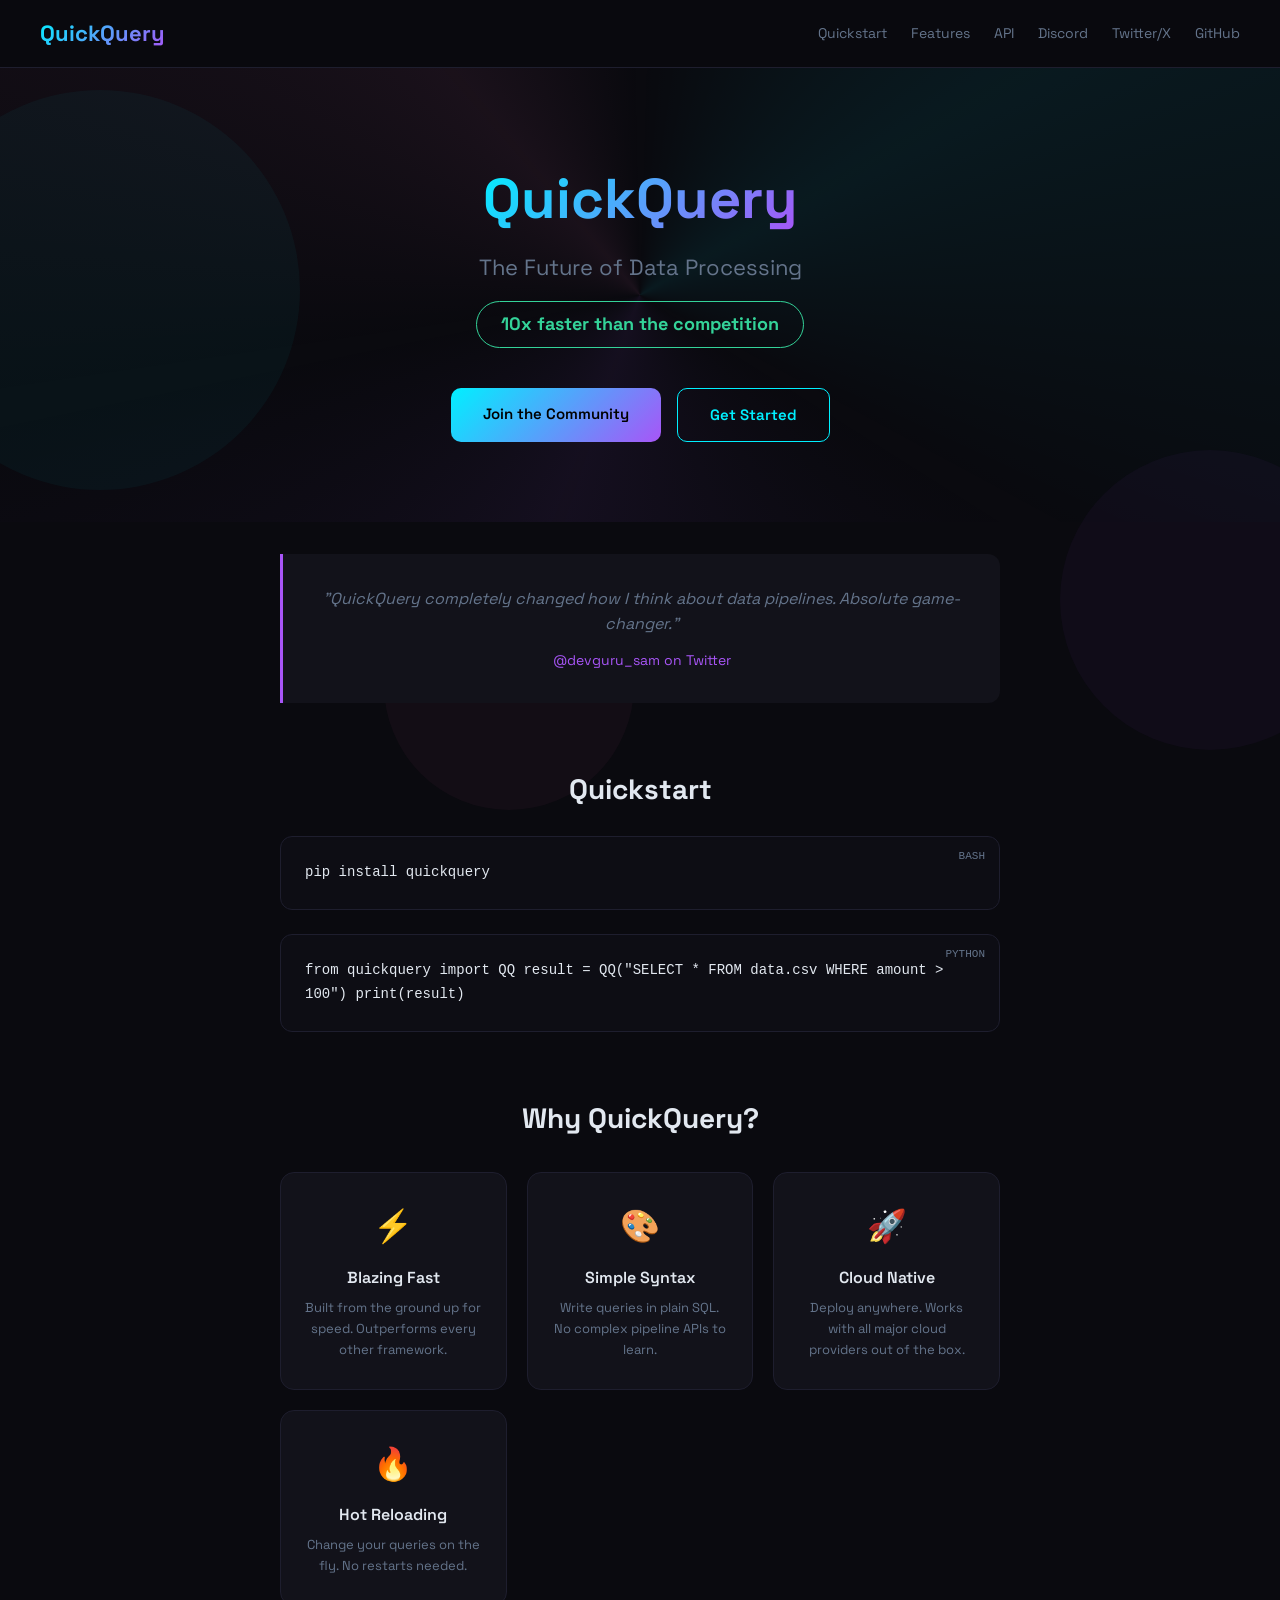
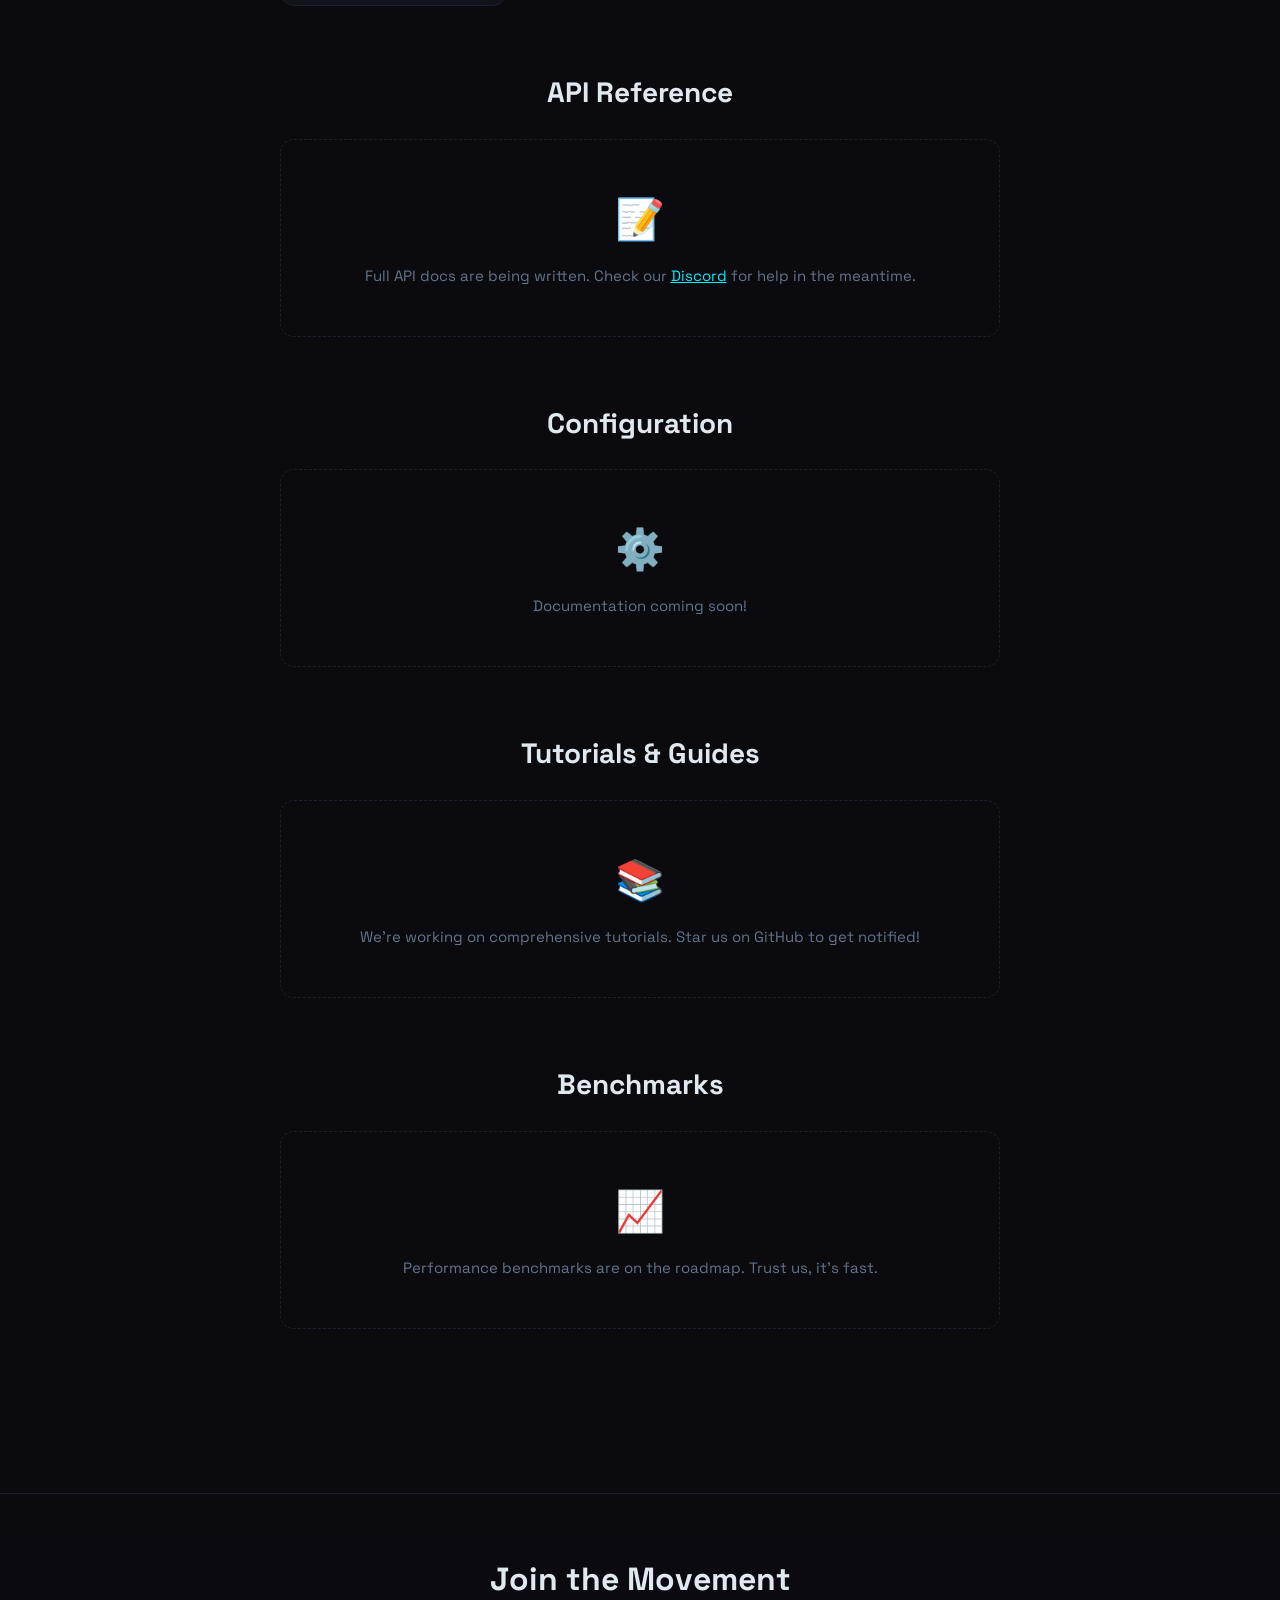
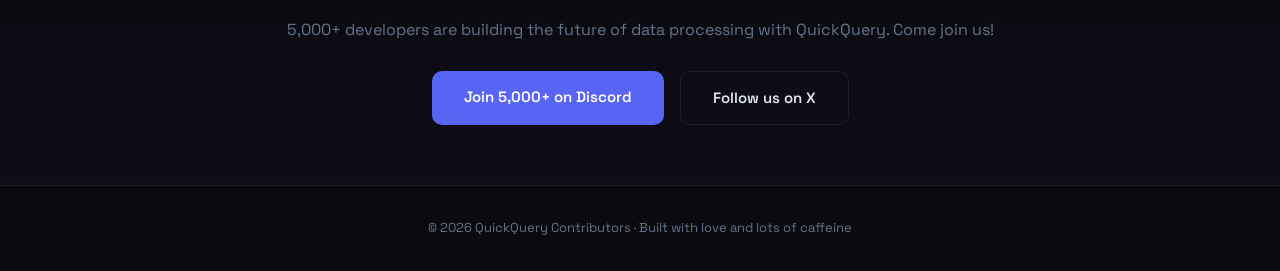
<file: ai-customers-workshop/examples/quickquery.html>
<!DOCTYPE html>
<html lang="en">
<head>
  <meta charset="UTF-8">
  <meta name="viewport" content="width=device-width, initial-scale=1.0">
  <title>QuickQuery</title>
  <style>
    @import url('https://fonts.googleapis.com/css2?family=Space+Grotesk:wght@400;600;700&display=swap');

    *, *::before, *::after { box-sizing: border-box; margin: 0; padding: 0; }

    :root {
      --bg: #0a0a0f;
      --bg-card: #12121a;
      --bg-card-hover: #1a1a28;
      --neon-cyan: #00f0ff;
      --neon-purple: #a855f7;
      --neon-pink: #f472b6;
      --neon-green: #34d399;
      --text: #e2e8f0;
      --text-dim: #64748b;
      --border: #1e1e2e;
    }

    body {
      font-family: 'Space Grotesk', sans-serif;
      background: var(--bg);
      color: var(--text);
      line-height: 1.6;
    }

    /* Top nav */
    .topnav {
      display: flex;
      align-items: center;
      justify-content: space-between;
      padding: 16px 40px;
      border-bottom: 1px solid var(--border);
      background: rgba(10,10,15,0.95);
      position: sticky;
      top: 0;
      z-index: 100;
      backdrop-filter: blur(12px);
    }
    .topnav .brand {
      font-size: 22px;
      font-weight: 700;
      background: linear-gradient(135deg, var(--neon-cyan), var(--neon-purple));
      -webkit-background-clip: text;
      -webkit-text-fill-color: transparent;
      background-clip: text;
    }
    .topnav .links { display: flex; gap: 24px; }
    .topnav .links a {
      color: var(--text-dim);
      text-decoration: none;
      font-size: 14px;
      transition: color 0.2s;
    }
    .topnav .links a:hover { color: var(--neon-cyan); }

    /* Hero */
    .hero {
      text-align: center;
      padding: 100px 40px 80px;
      position: relative;
      overflow: hidden;
    }
    .hero::before {
      content: '';
      position: absolute;
      top: -50%;
      left: -50%;
      width: 200%;
      height: 200%;
      background: conic-gradient(from 0deg at 50% 50%, transparent 0deg, var(--neon-cyan) 60deg, transparent 120deg, var(--neon-purple) 200deg, transparent 260deg, var(--neon-pink) 320deg, transparent 360deg);
      animation: heroSpin 8s linear infinite;
      opacity: 0.07;
    }
    @keyframes heroSpin {
      to { transform: rotate(360deg); }
    }
    .hero h1 {
      font-size: 56px;
      font-weight: 700;
      line-height: 1.1;
      margin-bottom: 20px;
      position: relative;
    }
    .hero h1 .gradient {
      background: linear-gradient(135deg, var(--neon-cyan), var(--neon-purple), var(--neon-pink));
      -webkit-background-clip: text;
      -webkit-text-fill-color: transparent;
      background-clip: text;
      background-size: 200% 200%;
      animation: gradientShift 4s ease-in-out infinite;
    }
    @keyframes gradientShift {
      0%, 100% { background-position: 0% 50%; }
      50% { background-position: 100% 50%; }
    }
    .hero .tagline {
      font-size: 22px;
      color: var(--text-dim);
      margin-bottom: 16px;
      position: relative;
    }
    .hero .speed-claim {
      display: inline-block;
      font-size: 18px;
      font-weight: 700;
      color: var(--neon-green);
      border: 1px solid var(--neon-green);
      padding: 8px 24px;
      border-radius: 50px;
      margin-bottom: 40px;
      position: relative;
      animation: pulse 2s ease-in-out infinite;
    }
    @keyframes pulse {
      0%, 100% { box-shadow: 0 0 0 0 rgba(52,211,153,0.3); }
      50% { box-shadow: 0 0 20px 4px rgba(52,211,153,0.15); }
    }
    .hero .cta-row {
      display: flex;
      gap: 16px;
      justify-content: center;
      position: relative;
    }
    .btn {
      display: inline-block;
      padding: 14px 32px;
      border-radius: 10px;
      font-size: 15px;
      font-weight: 600;
      text-decoration: none;
      transition: all 0.2s;
      cursor: pointer;
      border: none;
    }
    .btn-primary {
      background: linear-gradient(135deg, var(--neon-cyan), var(--neon-purple));
      color: #000;
    }
    .btn-primary:hover { transform: translateY(-2px); box-shadow: 0 8px 24px rgba(0,240,255,0.2); }
    .btn-secondary {
      background: transparent;
      color: var(--neon-cyan);
      border: 1px solid var(--neon-cyan);
    }
    .btn-secondary:hover { background: rgba(0,240,255,0.05); }

    /* Container */
    .container {
      max-width: 800px;
      margin: 0 auto;
      padding: 0 40px 80px;
    }

    /* Section titles */
    .section-title {
      font-size: 28px;
      font-weight: 700;
      margin: 64px 0 24px;
      text-align: center;
    }

    /* Code block */
    .code-block {
      background: #0d0d14;
      border: 1px solid var(--border);
      border-radius: 12px;
      padding: 24px;
      font-family: 'SF Mono', Consolas, monospace;
      font-size: 14px;
      line-height: 1.7;
      overflow-x: auto;
      margin-bottom: 24px;
      position: relative;
    }
    .code-block .lang-tag {
      position: absolute;
      top: 10px;
      right: 14px;
      font-size: 11px;
      color: var(--text-dim);
      text-transform: uppercase;
    }

    /* Cards grid */
    .card-grid {
      display: grid;
      grid-template-columns: repeat(auto-fit, minmax(220px, 1fr));
      gap: 20px;
      margin: 32px 0;
    }
    .card {
      background: var(--bg-card);
      border: 1px solid var(--border);
      border-radius: 14px;
      padding: 28px 24px;
      text-align: center;
      transition: all 0.2s;
    }
    .card:hover {
      background: var(--bg-card-hover);
      border-color: var(--neon-purple);
      transform: translateY(-4px);
    }
    .card .icon { font-size: 32px; margin-bottom: 12px; }
    .card .card-title { font-size: 16px; font-weight: 600; margin-bottom: 8px; }
    .card .card-desc { font-size: 13px; color: var(--text-dim); }

    /* Coming soon box */
    .coming-soon {
      text-align: center;
      padding: 48px 24px;
      border: 1px dashed var(--border);
      border-radius: 14px;
      margin: 24px 0;
    }
    .coming-soon .emoji { font-size: 40px; margin-bottom: 12px; }
    .coming-soon p { color: var(--text-dim); font-size: 15px; }

    /* Community section */
    .community {
      text-align: center;
      padding: 60px 40px;
      background: linear-gradient(180deg, transparent 0%, rgba(168,85,247,0.04) 100%);
      border-top: 1px solid var(--border);
      margin-top: 60px;
    }
    .community h2 {
      font-size: 32px;
      margin-bottom: 12px;
    }
    .community p { color: var(--text-dim); margin-bottom: 28px; font-size: 16px; }
    .community .btn-row { display: flex; gap: 16px; justify-content: center; flex-wrap: wrap; }

    .discord-btn {
      background: #5865F2;
      color: #fff;
    }
    .discord-btn:hover { background: #4752C4; transform: translateY(-2px); }
    .twitter-btn {
      background: transparent;
      color: var(--text);
      border: 1px solid var(--border);
    }
    .twitter-btn:hover { border-color: var(--neon-cyan); color: var(--neon-cyan); }

    /* Floating shapes */
    .shapes {
      position: fixed;
      top: 0; left: 0; right: 0; bottom: 0;
      pointer-events: none;
      overflow: hidden;
      z-index: -1;
    }
    .shapes div {
      position: absolute;
      border-radius: 50%;
      opacity: 0.04;
    }
    .shapes .s1 { width: 400px; height: 400px; background: var(--neon-cyan); top: 10%; left: -100px; }
    .shapes .s2 { width: 300px; height: 300px; background: var(--neon-purple); top: 50%; right: -80px; }
    .shapes .s3 { width: 250px; height: 250px; background: var(--neon-pink); bottom: 10%; left: 30%; }

    /* Testimonial */
    .testimonial {
      font-style: italic;
      color: var(--text-dim);
      text-align: center;
      padding: 32px;
      border-left: 3px solid var(--neon-purple);
      margin: 32px 0;
      background: var(--bg-card);
      border-radius: 0 12px 12px 0;
    }
    .testimonial .author { font-style: normal; margin-top: 12px; color: var(--neon-purple); font-size: 14px; }

    .footer {
      text-align: center;
      padding: 32px;
      color: var(--text-dim);
      font-size: 13px;
      border-top: 1px solid var(--border);
    }
  </style>
</head>
<body>

<div class="shapes">
  <div class="s1"></div>
  <div class="s2"></div>
  <div class="s3"></div>
</div>

<div class="topnav">
  <div class="brand">QuickQuery</div>
  <div class="links">
    <a href="#quickstart">Quickstart</a>
    <a href="#features">Features</a>
    <a href="#api">API</a>
    <a href="https://discord.gg/quickquery">Discord</a>
    <a href="https://x.com/quickquery">Twitter/X</a>
    <a href="https://github.com/quickquery/quickquery">GitHub</a>
  </div>
</div>

<div class="hero">
  <h1><span class="gradient">QuickQuery</span></h1>
  <div class="tagline">The Future of Data Processing</div>
  <div class="speed-claim">10x faster than the competition</div>
  <div class="cta-row">
    <a href="https://discord.gg/quickquery" class="btn btn-primary">Join the Community</a>
    <a href="#quickstart" class="btn btn-secondary">Get Started</a>
  </div>
</div>

<div class="container">

  <div class="testimonial">
    "QuickQuery completely changed how I think about data pipelines. Absolute game-changer."
    <div class="author">@devguru_sam on Twitter</div>
  </div>

  <!-- Quickstart -->
  <div class="section-title" id="quickstart">Quickstart</div>
  <div class="code-block">
    <span class="lang-tag">bash</span>
    pip install quickquery
  </div>
  <div class="code-block">
    <span class="lang-tag">python</span>
    from quickquery import QQ

result = QQ("SELECT * FROM data.csv WHERE amount > 100")
print(result)
  </div>

  <!-- Features -->
  <div class="section-title" id="features">Why QuickQuery?</div>
  <div class="card-grid">
    <div class="card">
      <div class="icon">&#9889;</div>
      <div class="card-title">Blazing Fast</div>
      <div class="card-desc">Built from the ground up for speed. Outperforms every other framework.</div>
    </div>
    <div class="card">
      <div class="icon">&#127912;</div>
      <div class="card-title">Simple Syntax</div>
      <div class="card-desc">Write queries in plain SQL. No complex pipeline APIs to learn.</div>
    </div>
    <div class="card">
      <div class="icon">&#128640;</div>
      <div class="card-title">Cloud Native</div>
      <div class="card-desc">Deploy anywhere. Works with all major cloud providers out of the box.</div>
    </div>
    <div class="card">
      <div class="icon">&#128293;</div>
      <div class="card-title">Hot Reloading</div>
      <div class="card-desc">Change your queries on the fly. No restarts needed.</div>
    </div>
  </div>

  <!-- API Reference -->
  <div class="section-title" id="api">API Reference</div>
  <div class="coming-soon">
    <div class="emoji">&#128221;</div>
    <p>Full API docs are being written. Check our <a href="https://discord.gg/quickquery" style="color: var(--neon-cyan);">Discord</a> for help in the meantime.</p>
  </div>

  <!-- Configuration -->
  <div class="section-title">Configuration</div>
  <div class="coming-soon">
    <div class="emoji">&#9881;&#65039;</div>
    <p>Documentation coming soon!</p>
  </div>

  <!-- Tutorials -->
  <div class="section-title">Tutorials &amp; Guides</div>
  <div class="coming-soon">
    <div class="emoji">&#128218;</div>
    <p>We're working on comprehensive tutorials. Star us on GitHub to get notified!</p>
  </div>

  <!-- Benchmarks -->
  <div class="section-title">Benchmarks</div>
  <div class="coming-soon">
    <div class="emoji">&#128200;</div>
    <p>Performance benchmarks are on the roadmap. Trust us, it's fast.</p>
  </div>

</div>

<!-- Community -->
<div class="community">
  <h2>Join the Movement</h2>
  <p>5,000+ developers are building the future of data processing with QuickQuery. Come join us!</p>
  <div class="btn-row">
    <a href="https://discord.gg/quickquery" class="btn discord-btn">Join 5,000+ on Discord</a>
    <a href="https://x.com/quickquery" class="btn twitter-btn">Follow us on X</a>
  </div>
</div>

<div class="footer">
  &copy; 2026 QuickQuery Contributors &middot; Built with love and lots of caffeine
</div>

</body>
</html>
</file>
